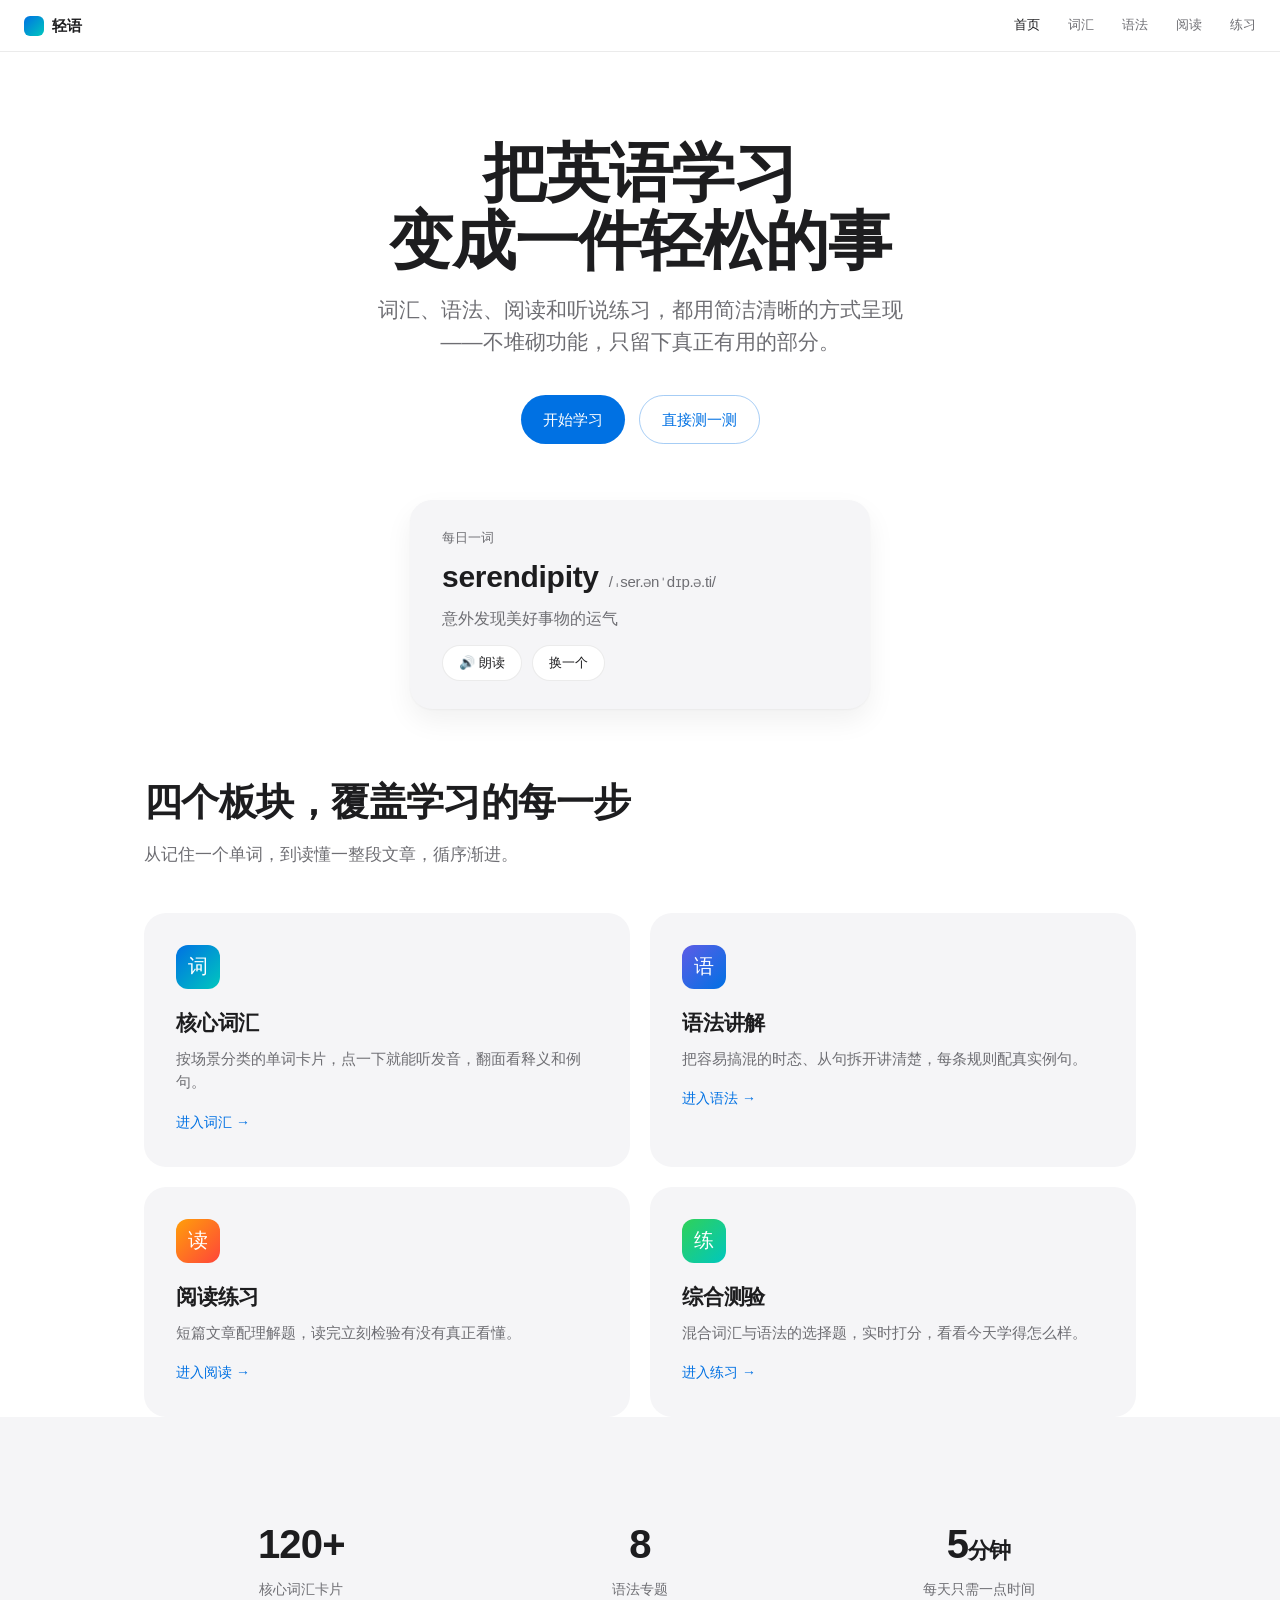
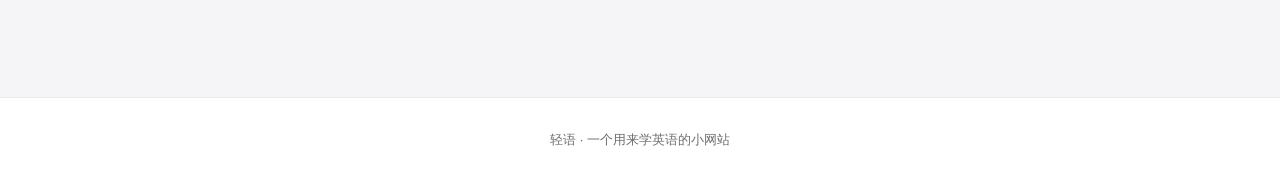
<file: index.html>
<!DOCTYPE html>
<html lang="zh-CN">
<head>
<meta charset="UTF-8" />
<meta name="viewport" content="width=device-width, initial-scale=1.0" />
<title>轻语 · 像用 iPhone 一样学英语</title>
<link rel="stylesheet" href="style.css" />
</head>
<body>

<nav class="nav">
  <a class="nav__brand" href="index.html"><span class="nav__mark"></span>轻语</a>
  <div class="nav__links">
    <a href="index.html" aria-current="page">首页</a>
    <a href="vocabulary.html">词汇</a>
    <a href="grammar.html">语法</a>
    <a href="reading.html">阅读</a>
    <a href="practice.html">练习</a>
  </div>
  <button class="nav__toggle" aria-label="打开菜单">☰</button>
</nav>

<header class="hero wrap">
  <h1 class="display">把英语学习<br />变成一件轻松的事</h1>
  <p class="lede">词汇、语法、阅读和听说练习，都用简洁清晰的方式呈现——不堆砌功能，只留下真正有用的部分。</p>
  <div class="btn-row">
    <a class="btn btn--primary" href="vocabulary.html">开始学习</a>
    <a class="btn btn--ghost" href="practice.html">直接测一测</a>
  </div>

  <div class="wod" id="wod">
    <p class="wod__label">每日一词</p>
    <div class="wod__word">
      <span id="wodWord">serendipity</span>
      <span class="wod__phonetic" id="wodPhon">/ˌser.ənˈdɪp.ə.ti/</span>
    </div>
    <p class="wod__cn" id="wodCn">意外发现美好事物的运气</p>
    <div class="wod__actions">
      <button class="icon-btn" onclick="speak(document.getElementById('wodWord').textContent)">🔊 朗读</button>
      <button class="icon-btn" id="wodNext">换一个</button>
    </div>
  </div>
</header>

<section class="wrap">
  <div class="section-head">
    <h2>四个板块，覆盖学习的每一步</h2>
    <p>从记住一个单词，到读懂一整段文章，循序渐进。</p>
  </div>
  <div class="grid">
    <div class="card">
      <div class="card__glyph" style="background:linear-gradient(135deg,#0071e3,#00c7be);">词</div>
      <h3>核心词汇</h3>
      <p>按场景分类的单词卡片，点一下就能听发音，翻面看释义和例句。</p>
      <a class="card__link" href="vocabulary.html">进入词汇 →</a>
    </div>
    <div class="card">
      <div class="card__glyph" style="background:linear-gradient(135deg,#5e5ce6,#0071e3);">语</div>
      <h3>语法讲解</h3>
      <p>把容易搞混的时态、从句拆开讲清楚，每条规则配真实例句。</p>
      <a class="card__link" href="grammar.html">进入语法 →</a>
    </div>
    <div class="card">
      <div class="card__glyph" style="background:linear-gradient(135deg,#ff9f0a,#ff453a);">读</div>
      <h3>阅读练习</h3>
      <p>短篇文章配理解题，读完立刻检验有没有真正看懂。</p>
      <a class="card__link" href="reading.html">进入阅读 →</a>
    </div>
    <div class="card">
      <div class="card__glyph" style="background:linear-gradient(135deg,#30d158,#00c7be);">练</div>
      <h3>综合测验</h3>
      <p>混合词汇与语法的选择题，实时打分，看看今天学得怎么样。</p>
      <a class="card__link" href="practice.html">进入练习 →</a>
    </div>
  </div>
</section>

<section class="bg-alt">
  <div class="wrap stats">
    <div>
      <div class="num">120+</div>
      <div class="label">核心词汇卡片</div>
    </div>
    <div>
      <div class="num">8</div>
      <div class="label">语法专题</div>
    </div>
    <div>
      <div class="num">5<span style="font-size:22px;">分钟</span></div>
      <div class="label">每天只需一点时间</div>
    </div>
  </div>
</section>

<footer>轻语 · 一个用来学英语的小网站</footer>

<script src="script.js"></script>
<script>
  const WORDS = [
    { w: "serendipity", p: "/ˌser.ənˈdɪp.ə.ti/", cn: "意外发现美好事物的运气" },
    { w: "resilient", p: "/rɪˈzɪl.i.ənt/", cn: "有韧性的，能很快恢复的" },
    { w: "curious", p: "/ˈkjʊr.i.əs/", cn: "好奇的，求知欲强的" },
    { w: "genuine", p: "/ˈdʒen.ju.ɪn/", cn: "真诚的，真实的" },
    { w: "ambitious", p: "/æmˈbɪʃ.əs/", cn: "有抱负的，雄心勃勃的" },
    { w: "vivid", p: "/ˈvɪv.ɪd/", cn: "生动的，鲜明的" },
    { w: "thoughtful", p: "/ˈθɔːt.fəl/", cn: "体贴的，深思熟虑的" },
    { w: "flourish", p: "/ˈflʌr.ɪʃ/", cn: "茁壮成长，繁荣" }
  ];
  let idx = 0;
  function renderWod() {
    document.getElementById("wodWord").textContent = WORDS[idx].w;
    document.getElementById("wodPhon").textContent = WORDS[idx].p;
    document.getElementById("wodCn").textContent = WORDS[idx].cn;
  }
  document.getElementById("wodNext").addEventListener("click", () => {
    idx = (idx + 1) % WORDS.length;
    renderWod();
  });
</script>
</body>
</html>
</file>
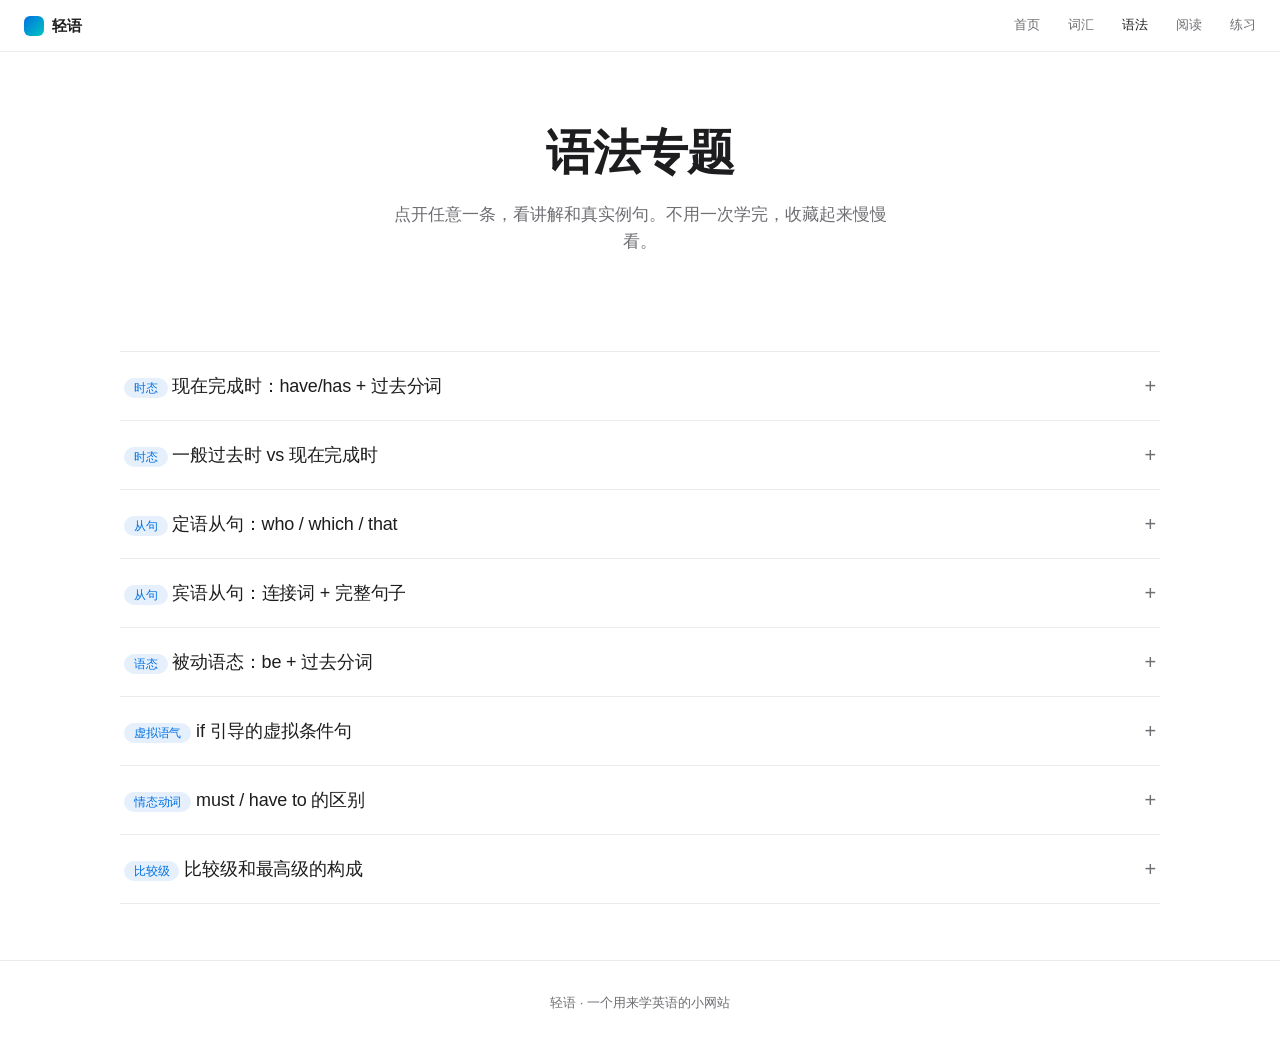
<file: grammar.html>
<!DOCTYPE html>
<html lang="zh-CN">
<head>
<meta charset="UTF-8" />
<meta name="viewport" content="width=device-width, initial-scale=1.0" />
<title>语法 · 轻语</title>
<link rel="stylesheet" href="style.css" />
</head>
<body>

<nav class="nav">
  <a class="nav__brand" href="index.html"><span class="nav__mark"></span>轻语</a>
  <div class="nav__links">
    <a href="index.html">首页</a>
    <a href="vocabulary.html">词汇</a>
    <a href="grammar.html" aria-current="page">语法</a>
    <a href="reading.html">阅读</a>
    <a href="practice.html">练习</a>
  </div>
  <button class="nav__toggle" aria-label="打开菜单">☰</button>
</nav>

<header class="page-head wrap">
  <h1>语法专题</h1>
  <p>点开任意一条，看讲解和真实例句。不用一次学完，收藏起来慢慢看。</p>
</header>

<section class="wrap tight">
  <div class="accordion" id="accordion"></div>
</section>

<footer>轻语 · 一个用来学英语的小网站</footer>

<script src="script.js"></script>
<script>
const TOPICS = [
  {
    tag: "时态",
    title: "现在完成时：have/has + 过去分词",
    body: "用来表示过去发生、但和现在有联系的动作——强调的是'现在的结果'，而不是'什么时候发生的'。",
    example: "I <b>have finished</b> my homework. （我作业写完了——现在的状态是'写完了'）"
  },
  {
    tag: "时态",
    title: "一般过去时 vs 现在完成时",
    body: "一般过去时说的是一件已经结束、和现在没关系的事，通常带明确的时间点；现在完成时则不强调具体时间，只强调对现在的影响。",
    example: "I <b>watched</b> that movie last night. / I <b>have watched</b> that movie three times."
  },
  {
    tag: "从句",
    title: "定语从句：who / which / that",
    body: "用来修饰前面的名词，相当于给名词加一个'小尾巴'解释。指人用 who，指物用 which，两者都可以用 that。",
    example: "The girl <b>who sits next to me</b> is my best friend."
  },
  {
    tag: "从句",
    title: "宾语从句：连接词 + 完整句子",
    body: "当一个句子作为动词的宾语时，就是宾语从句。陈述句用 that，特殊疑问句用疑问词，一般疑问句用 if/whether。",
    example: "I don't know <b>if he is coming</b> today."
  },
  {
    tag: "语态",
    title: "被动语态：be + 过去分词",
    body: "当我们更关心'发生了什么'而不是'谁做的'时，就用被动语态。主语是动作的承受者。",
    example: "The window <b>was broken</b> yesterday. （不知道或不想说是谁打破的）"
  },
  {
    tag: "虚拟语气",
    title: "if 引导的虚拟条件句",
    body: "表示与现在事实相反的假设时，if 从句用一般过去时，主句用 would + 动词原形。",
    example: "If I <b>had</b> more time, I <b>would learn</b> another language."
  },
  {
    tag: "情态动词",
    title: "must / have to 的区别",
    body: "must 常表示说话人自己认为有必要；have to 更强调客观规则或外部要求。否定形式意思差别很大：mustn't 是'禁止'，don't have to 是'不必'。",
    example: "You <b>must</b> be quiet in the library. / You <b>don't have to</b> bring your own pen."
  },
  {
    tag: "比较级",
    title: "比较级和最高级的构成",
    body: "单音节词一般加 -er/-est；多音节词用 more/most；不规则变化要单独记，比如 good→better→best。",
    example: "This book is <b>more interesting</b> than that one."
  }
];

const acc = document.getElementById("accordion");
acc.innerHTML = TOPICS.map(
  (t, i) => `
  <div class="acc-item" data-i="${i}">
    <button class="acc-trigger" aria-expanded="false">
      <span><span class="tag">${t.tag}</span> ${t.title}</span>
      <span class="plus">+</span>
    </button>
    <div class="acc-panel">
      <div class="acc-panel__inner">
        <p>${t.body}</p>
        <div class="ex">${t.example}</div>
      </div>
    </div>
  </div>`
).join("");

acc.querySelectorAll(".acc-item").forEach((item) => {
  const trigger = item.querySelector(".acc-trigger");
  const panel = item.querySelector(".acc-panel");
  trigger.addEventListener("click", () => {
    const isOpen = item.classList.contains("is-open");
    // close all
    acc.querySelectorAll(".acc-item").forEach((other) => {
      other.classList.remove("is-open");
      other.querySelector(".acc-panel").style.maxHeight = null;
      other.querySelector(".acc-trigger").setAttribute("aria-expanded", "false");
    });
    if (!isOpen) {
      item.classList.add("is-open");
      panel.style.maxHeight = panel.scrollHeight + "px";
      trigger.setAttribute("aria-expanded", "true");
    }
  });
});
</script>
</body>
</html>
</file>
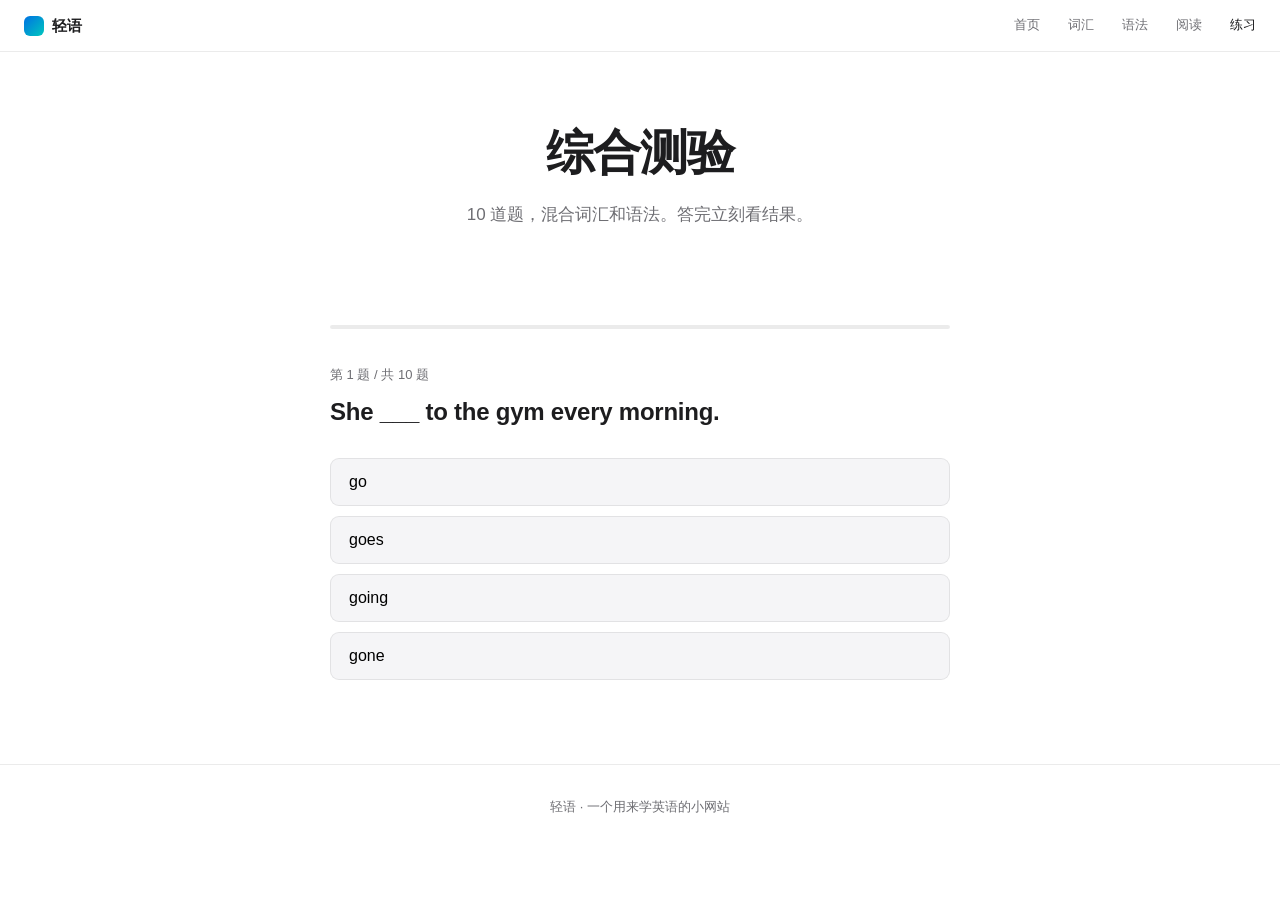
<file: practice.html>
<!DOCTYPE html>
<html lang="zh-CN">
<head>
<meta charset="UTF-8" />
<meta name="viewport" content="width=device-width, initial-scale=1.0" />
<title>练习 · 轻语</title>
<link rel="stylesheet" href="style.css" />
</head>
<body>

<nav class="nav">
  <a class="nav__brand" href="index.html"><span class="nav__mark"></span>轻语</a>
  <div class="nav__links">
    <a href="index.html">首页</a>
    <a href="vocabulary.html">词汇</a>
    <a href="grammar.html">语法</a>
    <a href="reading.html">阅读</a>
    <a href="practice.html" aria-current="page">练习</a>
  </div>
  <button class="nav__toggle" aria-label="打开菜单">☰</button>
</nav>

<header class="page-head wrap">
  <h1>综合测验</h1>
  <p>10 道题，混合词汇和语法。答完立刻看结果。</p>
</header>

<section class="wrap tight">
  <div class="quiz-shell">
    <div class="quiz-progress"><div class="quiz-progress__bar" id="progressBar"></div></div>
    <div id="quizBody"></div>
    <div id="quizResult" class="quiz-result hidden">
      <div class="score" id="scoreNum">0/10</div>
      <p id="scoreMsg"></p>
      <button class="btn btn--primary" id="retryBtn">再来一次</button>
    </div>
  </div>
</section>

<footer>轻语 · 一个用来学英语的小网站</footer>

<script src="script.js"></script>
<script>
const QUESTIONS = [
  { q: "She ___ to the gym every morning.", options: ["go", "goes", "going", "gone"], correct: 1 },
  { q: "I have lived here ___ five years.", options: ["since", "for", "at", "from"], correct: 1 },
  { q: "选出与 “curious” 意思最接近的词", options: ["bored", "inquisitive", "tired", "angry"], correct: 1 },
  { q: "The letter ___ by my sister yesterday.", options: ["wrote", "was written", "writes", "is writing"], correct: 1 },
  { q: "“accommodation” 最可能出现在哪个话题中？", options: ["旅行住宿", "编程", "运动比赛", "烹饪"], correct: 0 },
  { q: "If I ___ more time, I would travel more.", options: ["have", "had", "will have", "having"], correct: 1 },
  { q: "选出 “assignment” 的正确中文意思", options: ["假期", "作业/任务", "教室", "考试成绩"], correct: 1 },
  { q: "This phone is ___ than my old one.", options: ["more good", "gooder", "better", "best"], correct: 2 },
  { q: "The girl ___ is sitting there is my cousin.", options: ["who", "which", "whose", "whom"], correct: 0 },
  { q: "“bandwidth” 通常和哪个话题有关？", options: ["网络/科技", "旅行", "家务", "语法"], correct: 0 }
];

let current = 0;
let score = 0;
const total = QUESTIONS.length;

const body = document.getElementById("quizBody");
const progressBar = document.getElementById("progressBar");
const resultEl = document.getElementById("quizResult");

function renderQuestion() {
  const item = QUESTIONS[current];
  progressBar.style.width = `${(current / total) * 100}%`;
  body.innerHTML = `
    <div class="quiz-counter">第 ${current + 1} 题 / 共 ${total} 题</div>
    <div class="quiz-question">${item.q}</div>
    <div class="quiz-options">
      ${item.options.map((opt, i) => `<button class="quiz-option" data-i="${i}">${opt}</button>`).join("")}
    </div>
  `;
  body.querySelectorAll(".quiz-option").forEach((btn) => {
    btn.addEventListener("click", () => onAnswer(+btn.dataset.i));
  });
}

function onAnswer(i) {
  const item = QUESTIONS[current];
  const buttons = body.querySelectorAll(".quiz-option");
  buttons.forEach((b) => (b.disabled = true));
  buttons[item.correct].classList.add("correct");
  if (i !== item.correct) buttons[i].classList.add("wrong");
  else score++;

  setTimeout(() => {
    current++;
    if (current < total) {
      renderQuestion();
    } else {
      progressBar.style.width = "100%";
      showResult();
    }
  }, 700);
}

function showResult() {
  body.classList.add("hidden");
  resultEl.classList.remove("hidden");
  document.getElementById("scoreNum").textContent = `${score}/${total}`;
  const ratio = score / total;
  let msg = "继续保持，多做几组会更熟练。";
  if (ratio === 1) msg = "全部答对，非常棒！";
  else if (ratio >= 0.7) msg = "很不错，再巩固一下就更稳了。";
  document.getElementById("scoreMsg").textContent = msg;
}

document.getElementById("retryBtn").addEventListener("click", () => {
  current = 0;
  score = 0;
  resultEl.classList.add("hidden");
  body.classList.remove("hidden");
  renderQuestion();
});

renderQuestion();
</script>
</body>
</html>
</file>
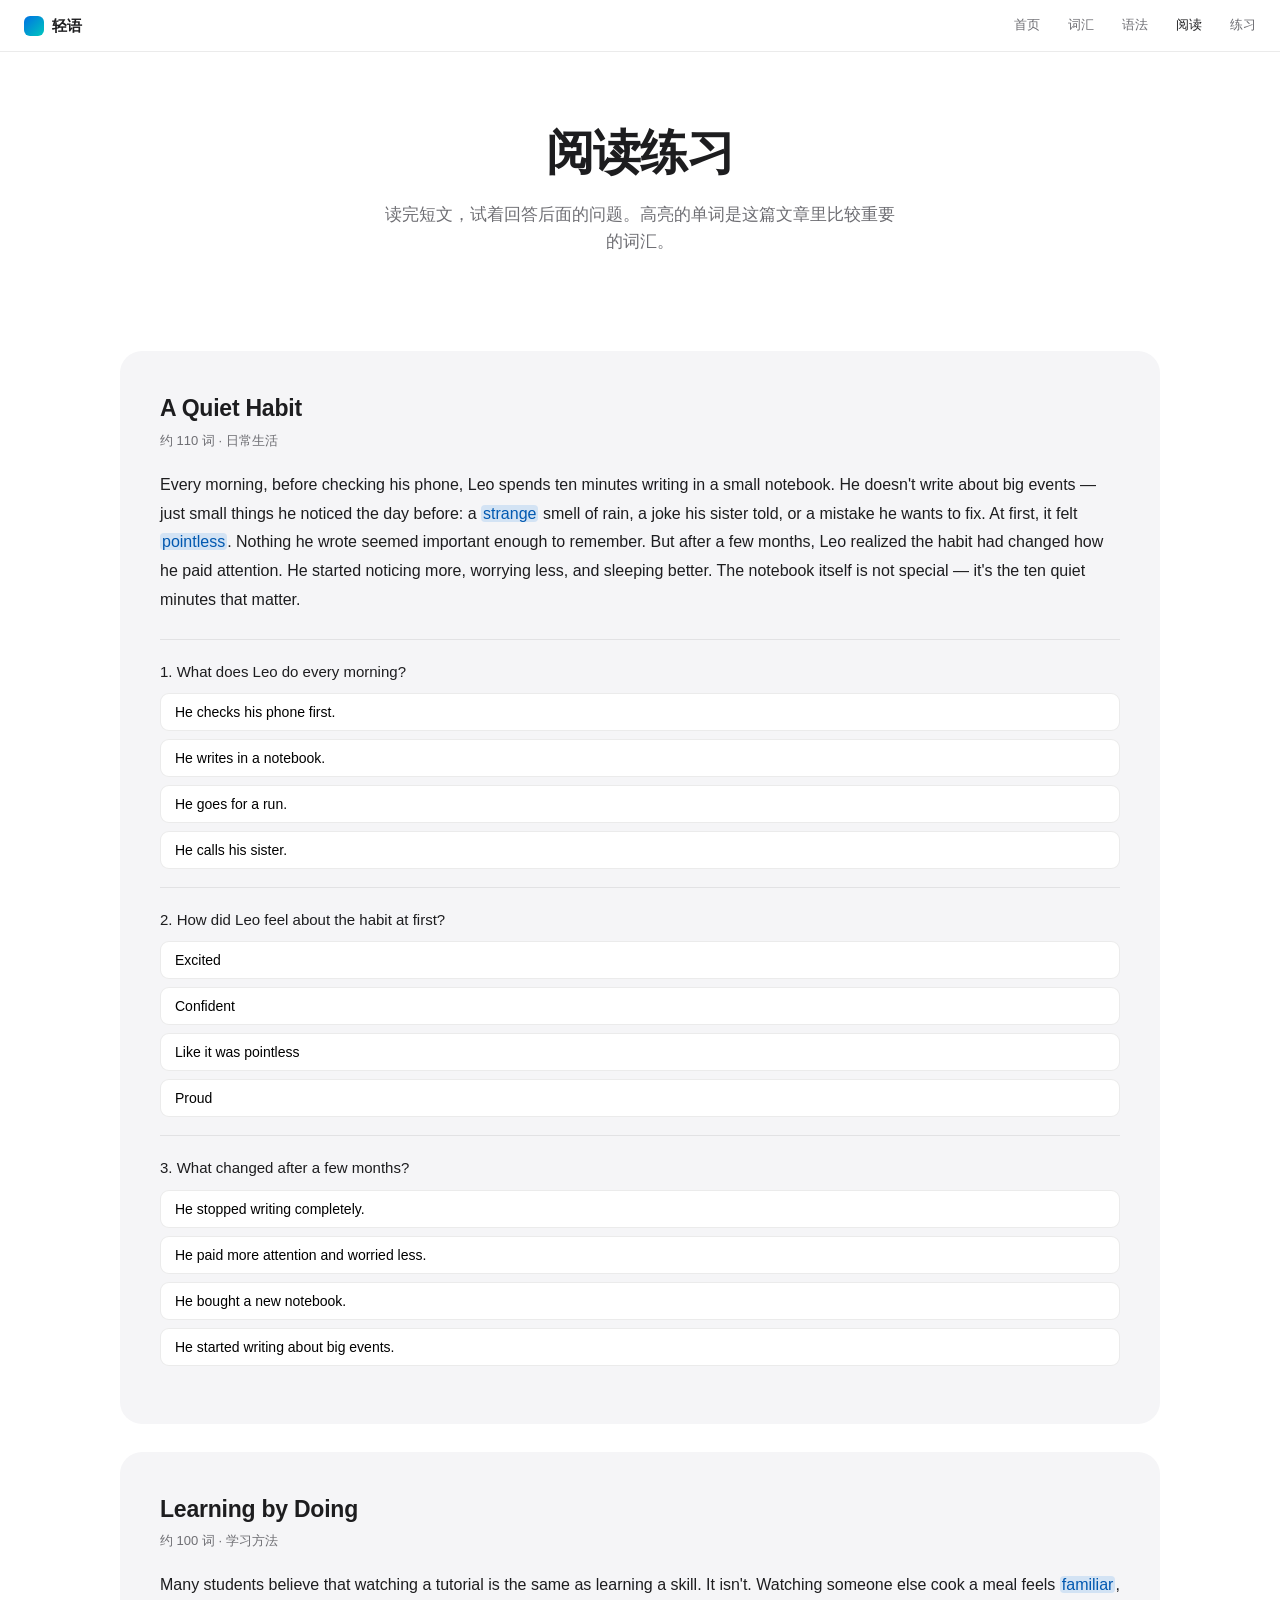
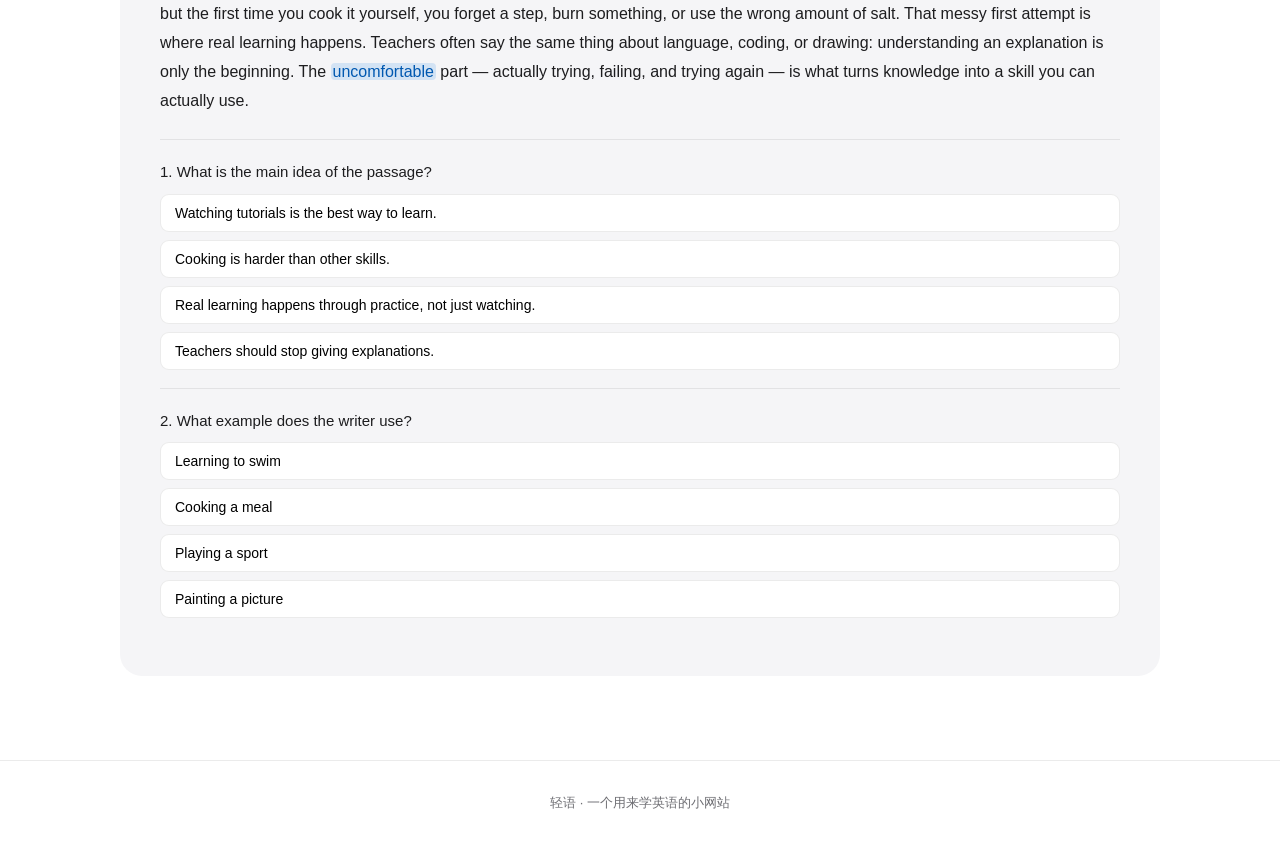
<file: reading.html>
<!DOCTYPE html>
<html lang="zh-CN">
<head>
<meta charset="UTF-8" />
<meta name="viewport" content="width=device-width, initial-scale=1.0" />
<title>阅读 · 轻语</title>
<link rel="stylesheet" href="style.css" />
</head>
<body>

<nav class="nav">
  <a class="nav__brand" href="index.html"><span class="nav__mark"></span>轻语</a>
  <div class="nav__links">
    <a href="index.html">首页</a>
    <a href="vocabulary.html">词汇</a>
    <a href="grammar.html">语法</a>
    <a href="reading.html" aria-current="page">阅读</a>
    <a href="practice.html">练习</a>
  </div>
  <button class="nav__toggle" aria-label="打开菜单">☰</button>
</nav>

<header class="page-head wrap">
  <h1>阅读练习</h1>
  <p>读完短文，试着回答后面的问题。高亮的单词是这篇文章里比较重要的词汇。</p>
</header>

<section class="wrap tight" id="passages"></section>

<footer>轻语 · 一个用来学英语的小网站</footer>

<script src="script.js"></script>
<script>
const PASSAGES = [
  {
    title: "A Quiet Habit",
    meta: "约 110 词 · 日常生活",
    passage: `Every morning, before checking his phone, Leo spends ten minutes writing in a small notebook. He doesn't write about big events — just small things he noticed the day before: a <mark>strange</mark> smell of rain, a joke his sister told, or a mistake he wants to fix. At first, it felt <mark>pointless</mark>. Nothing he wrote seemed important enough to remember. But after a few months, Leo realized the habit had changed how he paid attention. He started noticing more, worrying less, and sleeping better. The notebook itself is not special — it's the ten quiet minutes that matter.`,
    questions: [
      {
        q: "What does Leo do every morning?",
        options: ["He checks his phone first.", "He writes in a notebook.", "He goes for a run.", "He calls his sister."],
        correct: 1
      },
      {
        q: "How did Leo feel about the habit at first?",
        options: ["Excited", "Confident", "Like it was pointless", "Proud"],
        correct: 2
      },
      {
        q: "What changed after a few months?",
        options: [
          "He stopped writing completely.",
          "He paid more attention and worried less.",
          "He bought a new notebook.",
          "He started writing about big events."
        ],
        correct: 1
      }
    ]
  },
  {
    title: "Learning by Doing",
    meta: "约 100 词 · 学习方法",
    passage: `Many students believe that watching a tutorial is the same as learning a skill. It isn't. Watching someone else cook a meal feels <mark>familiar</mark>, but the first time you cook it yourself, you forget a step, burn something, or use the wrong amount of salt. That messy first attempt is where real learning happens. Teachers often say the same thing about language, coding, or drawing: understanding an explanation is only the beginning. The <mark>uncomfortable</mark> part — actually trying, failing, and trying again — is what turns knowledge into a skill you can actually use.`,
    questions: [
      {
        q: "What is the main idea of the passage?",
        options: [
          "Watching tutorials is the best way to learn.",
          "Cooking is harder than other skills.",
          "Real learning happens through practice, not just watching.",
          "Teachers should stop giving explanations."
        ],
        correct: 2
      },
      {
        q: "What example does the writer use?",
        options: ["Learning to swim", "Cooking a meal", "Playing a sport", "Painting a picture"],
        correct: 1
      }
    ]
  }
];

const container = document.getElementById("passages");

container.innerHTML = PASSAGES.map(
  (p, pi) => `
  <div class="reading-card">
    <h3>${p.title}</h3>
    <div class="meta">${p.meta}</div>
    <div class="passage">${p.passage}</div>
    ${p.questions
      .map(
        (q, qi) => `
      <div class="q-block" style="margin-bottom:18px;">
        <div class="q">${qi + 1}. ${q.q}</div>
        <div class="q-options" data-pi="${pi}" data-qi="${qi}">
          ${q.options
            .map((opt, oi) => `<button class="q-option" data-oi="${oi}">${opt}</button>`)
            .join("")}
        </div>
      </div>`
      )
      .join("")}
  </div>`
).join("");

container.querySelectorAll(".q-options").forEach((block) => {
  const pi = +block.dataset.pi;
  const qi = +block.dataset.qi;
  const correctIdx = PASSAGES[pi].questions[qi].correct;
  block.querySelectorAll(".q-option").forEach((btn) => {
    btn.addEventListener("click", () => {
      if (block.dataset.answered) return;
      block.dataset.answered = "1";
      const oi = +btn.dataset.oi;
      block.querySelectorAll(".q-option").forEach((b, i) => {
        if (i === correctIdx) b.classList.add("correct");
        else if (i === oi) b.classList.add("wrong");
      });
    });
  });
});
</script>
</body>
</html>
</file>
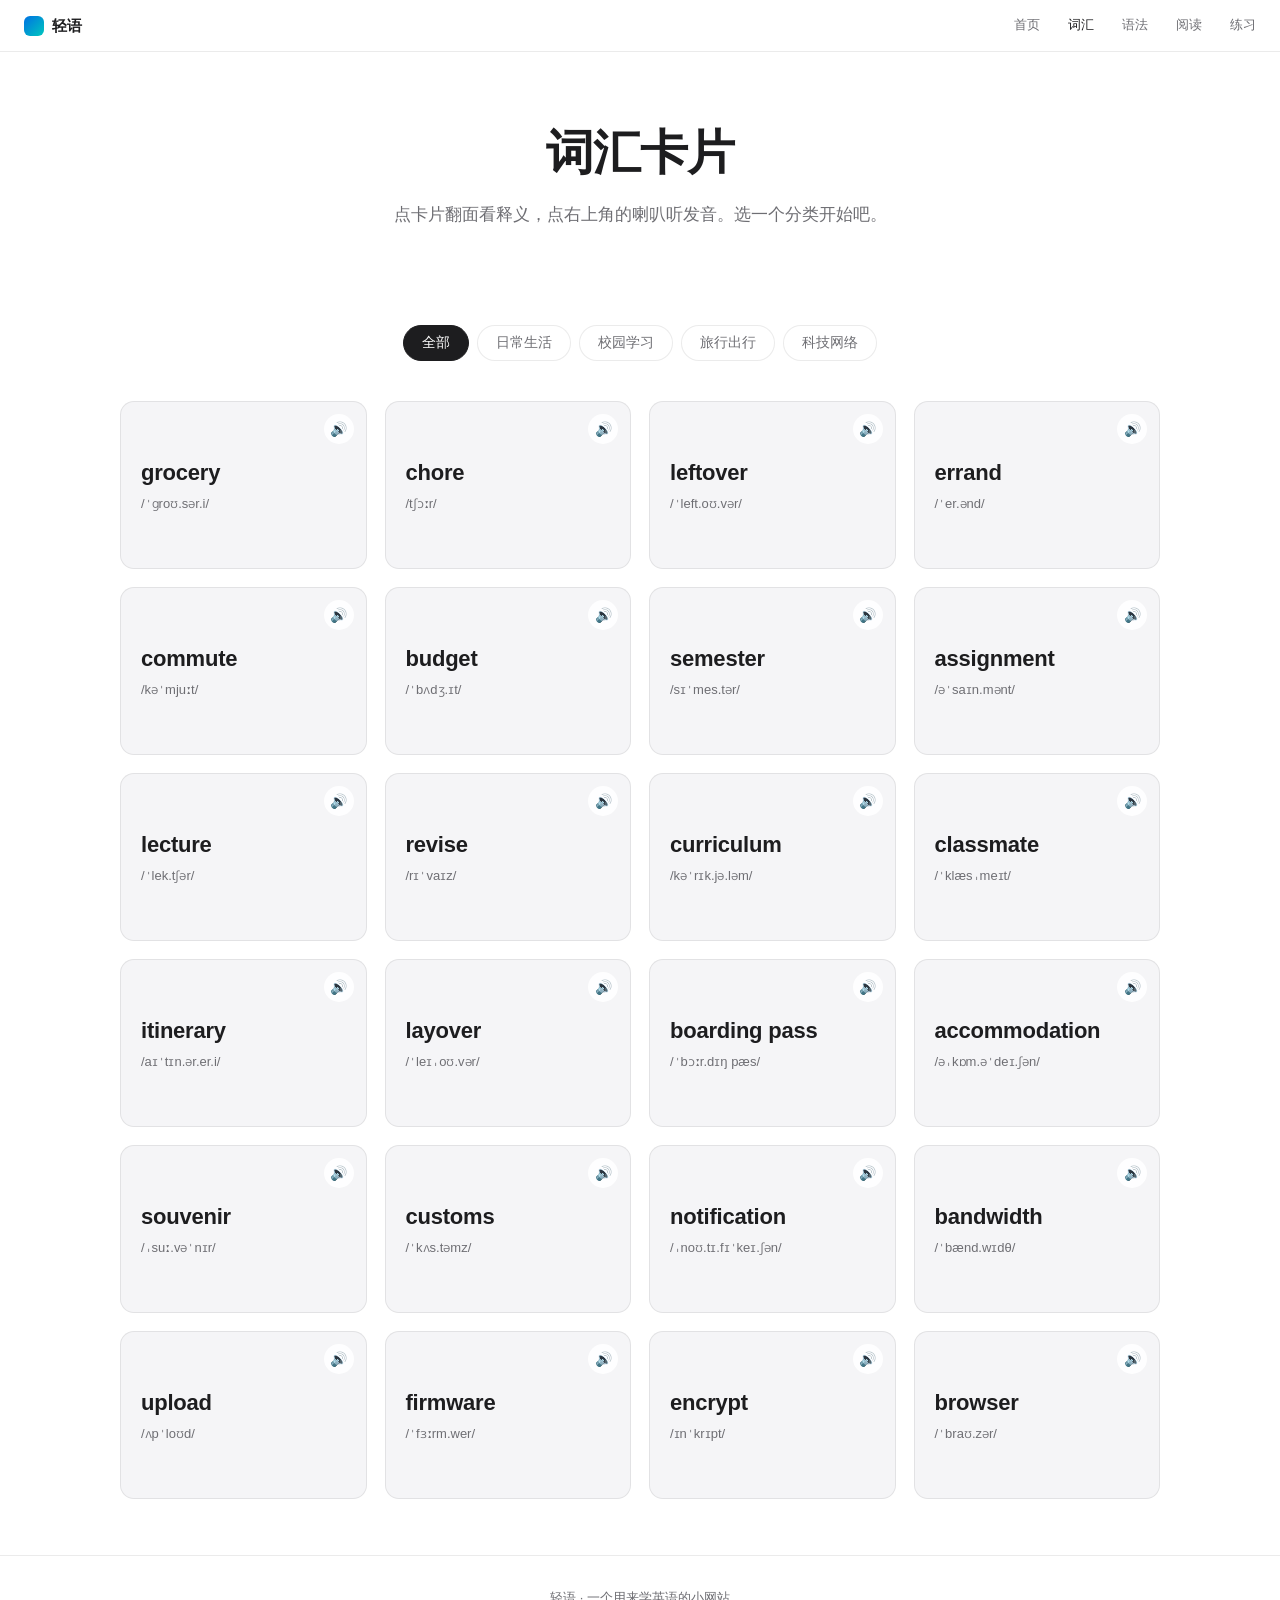
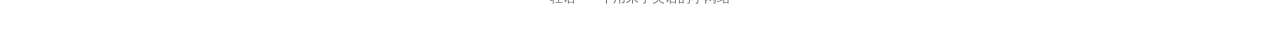
<file: vocabulary.html>
<!DOCTYPE html>
<html lang="zh-CN">
<head>
<meta charset="UTF-8" />
<meta name="viewport" content="width=device-width, initial-scale=1.0" />
<title>词汇 · 轻语</title>
<link rel="stylesheet" href="style.css" />
</head>
<body>

<nav class="nav">
  <a class="nav__brand" href="index.html"><span class="nav__mark"></span>轻语</a>
  <div class="nav__links">
    <a href="index.html">首页</a>
    <a href="vocabulary.html" aria-current="page">词汇</a>
    <a href="grammar.html">语法</a>
    <a href="reading.html">阅读</a>
    <a href="practice.html">练习</a>
  </div>
  <button class="nav__toggle" aria-label="打开菜单">☰</button>
</nav>

<header class="page-head wrap">
  <h1>词汇卡片</h1>
  <p>点卡片翻面看释义，点右上角的喇叭听发音。选一个分类开始吧。</p>
</header>

<section class="wrap tight">
  <div class="tabs" id="tabs"></div>
  <div class="flash-grid" id="flashGrid"></div>
</section>

<footer>轻语 · 一个用来学英语的小网站</footer>

<script src="script.js"></script>
<script>
const CATEGORIES = ["全部", "日常生活", "校园学习", "旅行出行", "科技网络"];

const WORDS = [
  { w: "grocery", p: "/ˈɡroʊ.sər.i/", cn: "杂货，食品", ex: "I need to buy some grocery items.", cat: "日常生活" },
  { w: "chore", p: "/tʃɔːr/", cn: "家务活", ex: "Doing chores every weekend is tiring.", cat: "日常生活" },
  { w: "leftover", p: "/ˈleft.oʊ.vər/", cn: "剩饭剩菜", ex: "We had leftovers for dinner.", cat: "日常生活" },
  { w: "errand", p: "/ˈer.ənd/", cn: "差事，跑腿", ex: "I have a few errands to run today.", cat: "日常生活" },
  { w: "commute", p: "/kəˈmjuːt/", cn: "通勤", ex: "My commute takes about 30 minutes.", cat: "日常生活" },
  { w: "budget", p: "/ˈbʌdʒ.ɪt/", cn: "预算", ex: "We need to stick to our budget.", cat: "日常生活" },
  { w: "semester", p: "/sɪˈmes.tər/", cn: "学期", ex: "This semester is really busy.", cat: "校园学习" },
  { w: "assignment", p: "/əˈsaɪn.mənt/", cn: "作业，任务", ex: "I finished my assignment last night.", cat: "校园学习" },
  { w: "lecture", p: "/ˈlek.tʃər/", cn: "讲座，讲课", ex: "The lecture on history was fascinating.", cat: "校园学习" },
  { w: "revise", p: "/rɪˈvaɪz/", cn: "复习，修改", ex: "I need to revise for my exam.", cat: "校园学习" },
  { w: "curriculum", p: "/kəˈrɪk.jə.ləm/", cn: "课程体系", ex: "The new curriculum includes more science.", cat: "校园学习" },
  { w: "classmate", p: "/ˈklæsˌmeɪt/", cn: "同班同学", ex: "My classmate helped me with math.", cat: "校园学习" },
  { w: "itinerary", p: "/aɪˈtɪn.ər.er.i/", cn: "行程安排", ex: "Here's our itinerary for the trip.", cat: "旅行出行" },
  { w: "layover", p: "/ˈleɪˌoʊ.vər/", cn: "中转停留", ex: "We have a two-hour layover in Tokyo.", cat: "旅行出行" },
  { w: "boarding pass", p: "/ˈbɔːr.dɪŋ pæs/", cn: "登机牌", ex: "Please have your boarding pass ready.", cat: "旅行出行" },
  { w: "accommodation", p: "/əˌkɒm.əˈdeɪ.ʃən/", cn: "住宿", ex: "We booked our accommodation online.", cat: "旅行出行" },
  { w: "souvenir", p: "/ˌsuː.vəˈnɪr/", cn: "纪念品", ex: "I bought a souvenir for my friend.", cat: "旅行出行" },
  { w: "customs", p: "/ˈkʌs.təmz/", cn: "海关", ex: "We went through customs quickly.", cat: "旅行出行" },
  { w: "notification", p: "/ˌnoʊ.tɪ.fɪˈkeɪ.ʃən/", cn: "通知，提醒", ex: "I turned off app notifications.", cat: "科技网络" },
  { w: "bandwidth", p: "/ˈbænd.wɪdθ/", cn: "带宽", ex: "Our internet bandwidth is limited.", cat: "科技网络" },
  { w: "upload", p: "/ʌpˈloʊd/", cn: "上传", ex: "I need to upload the file first.", cat: "科技网络" },
  { w: "firmware", p: "/ˈfɜːrm.wer/", cn: "固件", ex: "The device needs a firmware update.", cat: "科技网络" },
  { w: "encrypt", p: "/ɪnˈkrɪpt/", cn: "加密", ex: "The app encrypts your messages.", cat: "科技网络" },
  { w: "browser", p: "/ˈbraʊ.zər/", cn: "浏览器", ex: "Which browser do you usually use?", cat: "科技网络" }
];

const tabsEl = document.getElementById("tabs");
const gridEl = document.getElementById("flashGrid");
let active = "全部";

function renderTabs() {
  tabsEl.innerHTML = CATEGORIES.map(
    (c) => `<button class="tab ${c === active ? "is-active" : ""}" data-cat="${c}">${c}</button>`
  ).join("");
  tabsEl.querySelectorAll(".tab").forEach((btn) =>
    btn.addEventListener("click", () => {
      active = btn.dataset.cat;
      renderTabs();
      renderGrid();
    })
  );
}

function renderGrid() {
  const list = active === "全部" ? WORDS : WORDS.filter((w) => w.cat === active);
  gridEl.innerHTML = list
    .map(
      (item, i) => `
    <div class="flash" data-i="${i}">
      <div class="flash__inner">
        <div class="flash__face flash__front">
          <button class="flash__speak" aria-label="朗读 ${item.w}" data-word="${item.w}">🔊</button>
          <div class="flash__word">${item.w}</div>
          <div class="flash__phon">${item.p}</div>
        </div>
        <div class="flash__face flash__back">
          <div class="flash__cn">${item.cn}</div>
          <div class="flash__ex">${item.ex}</div>
        </div>
      </div>
    </div>`
    )
    .join("");

  gridEl.querySelectorAll(".flash").forEach((card) => {
    card.addEventListener("click", (e) => {
      if (e.target.closest(".flash__speak")) return;
      card.classList.toggle("is-flipped");
    });
  });

  gridEl.querySelectorAll(".flash__speak").forEach((btn) => {
    btn.addEventListener("click", (e) => {
      e.stopPropagation();
      speak(btn.dataset.word);
    });
  });
}

renderTabs();
renderGrid();
</script>
</body>
</html>
</file>
<file: style.css>
:root {
  --bg: #ffffff;
  --bg-alt: #f5f5f7;
  --ink: #1d1d1f;
  --ink-soft: #6e6e73;
  --line: rgba(0, 0, 0, 0.08);
  --blue: #0071e3;
  --blue-deep: #0058b0;
  --teal: #00c7be;
  --green: #30d158;
  --coral: #ff453a;
  --radius-lg: 22px;
  --radius-md: 14px;
  --radius-sm: 9px;
  --shadow: 0 1px 2px rgba(0, 0, 0, 0.04), 0 12px 28px rgba(0, 0, 0, 0.06);
  --ease: cubic-bezier(0.22, 1, 0.36, 1);
}

* { box-sizing: border-box; }

html { scroll-behavior: smooth; }

body {
  margin: 0;
  background: var(--bg);
  color: var(--ink);
  font-family: -apple-system, BlinkMacSystemFont, "SF Pro Text", "PingFang SC",
    "Helvetica Neue", "Segoe UI", sans-serif;
  -webkit-font-smoothing: antialiased;
  line-height: 1.55;
}

a { color: inherit; text-decoration: none; }

img, svg { display: block; max-width: 100%; }

:focus-visible {
  outline: 2px solid var(--blue);
  outline-offset: 3px;
  border-radius: 6px;
}

/* ---------- Nav ---------- */
.nav {
  position: sticky;
  top: 0;
  z-index: 50;
  display: flex;
  align-items: center;
  justify-content: space-between;
  padding: 0 24px;
  height: 52px;
  background: rgba(255, 255, 255, 0.72);
  backdrop-filter: saturate(180%) blur(20px);
  -webkit-backdrop-filter: saturate(180%) blur(20px);
  border-bottom: 1px solid var(--line);
}

.nav__brand {
  font-size: 15px;
  font-weight: 600;
  letter-spacing: -0.01em;
  display: flex;
  align-items: center;
  gap: 8px;
}

.nav__mark {
  width: 20px;
  height: 20px;
  border-radius: 6px;
  background: linear-gradient(135deg, var(--blue), var(--teal));
}

.nav__links {
  display: flex;
  gap: 28px;
  font-size: 13px;
  color: var(--ink-soft);
}

.nav__links a { transition: color 0.2s var(--ease); }
.nav__links a:hover, .nav__links a[aria-current="page"] { color: var(--ink); }

.nav__toggle {
  display: none;
  background: none;
  border: none;
  font-size: 20px;
  color: var(--ink);
  cursor: pointer;
}

@media (max-width: 720px) {
  .nav__links {
    position: fixed;
    inset: 52px 0 auto 0;
    background: rgba(255, 255, 255, 0.96);
    backdrop-filter: blur(20px);
    flex-direction: column;
    gap: 0;
    padding: 8px 0;
    border-bottom: 1px solid var(--line);
    transform: translateY(-8px);
    opacity: 0;
    pointer-events: none;
    transition: all 0.25s var(--ease);
  }
  .nav__links.is-open {
    transform: translateY(0);
    opacity: 1;
    pointer-events: auto;
  }
  .nav__links a { padding: 12px 24px; font-size: 15px; }
  .nav__toggle { display: block; }
}

/* ---------- Layout ---------- */
.wrap {
  max-width: 1040px;
  margin: 0 auto;
  padding: 0 24px;
}

section { padding: 96px 0; }
section.tight { padding: 56px 0; }
.bg-alt { background: var(--bg-alt); }

/* ---------- Hero ---------- */
.hero {
  padding: 88px 0 64px;
  text-align: center;
}

.eyebrow-free {}

h1.display {
  font-size: clamp(38px, 6vw, 64px);
  font-weight: 600;
  letter-spacing: -0.02em;
  line-height: 1.06;
  margin: 0 0 18px;
}

.hero p.lede {
  font-size: clamp(17px, 2vw, 21px);
  color: var(--ink-soft);
  max-width: 560px;
  margin: 0 auto 36px;
}

.btn {
  display: inline-flex;
  align-items: center;
  gap: 6px;
  padding: 12px 22px;
  border-radius: 980px;
  font-size: 15px;
  font-weight: 500;
  border: none;
  cursor: pointer;
  transition: transform 0.15s var(--ease), background 0.15s var(--ease);
}

.btn:active { transform: scale(0.97); }

.btn--primary { background: var(--blue); color: #fff; }
.btn--primary:hover { background: var(--blue-deep); }

.btn--ghost {
  background: transparent;
  color: var(--blue);
  border: 1px solid rgba(0, 113, 227, 0.35);
}
.btn--ghost:hover { background: rgba(0, 113, 227, 0.08); }

.btn-row {
  display: flex;
  gap: 14px;
  justify-content: center;
  flex-wrap: wrap;
}

/* ---------- Word of the day live card ---------- */
.wod {
  margin: 56px auto 0;
  max-width: 460px;
  background: var(--bg-alt);
  border-radius: var(--radius-lg);
  padding: 28px 32px;
  box-shadow: var(--shadow);
  text-align: left;
  position: relative;
  overflow: hidden;
}

.wod__label { font-size: 13px; color: var(--ink-soft); margin: 0 0 6px; }

.wod__word {
  font-size: 30px;
  font-weight: 600;
  letter-spacing: -0.01em;
  display: flex;
  align-items: baseline;
  gap: 10px;
}

.wod__phonetic { font-size: 15px; color: var(--ink-soft); font-weight: 400; }

.wod__cn { color: var(--ink-soft); margin: 6px 0 14px; font-size: 16px; }

.wod__actions { display: flex; gap: 10px; }

.icon-btn {
  border: 1px solid var(--line);
  background: #fff;
  border-radius: 980px;
  padding: 8px 16px;
  font-size: 13px;
  cursor: pointer;
  color: var(--ink);
  transition: background 0.15s var(--ease);
}
.icon-btn:hover { background: var(--bg-alt); }

/* ---------- Section headings ---------- */
.section-head { max-width: 620px; margin-bottom: 44px; }
.section-head h2 {
  font-size: clamp(28px, 4vw, 38px);
  font-weight: 600;
  letter-spacing: -0.015em;
  margin: 0 0 10px;
}
.section-head p { color: var(--ink-soft); font-size: 17px; margin: 0; }

/* ---------- Cards grid ---------- */
.grid {
  display: grid;
  grid-template-columns: repeat(2, 1fr);
  gap: 20px;
}
@media (max-width: 720px) { .grid { grid-template-columns: 1fr; } }

.card {
  background: var(--bg-alt);
  border-radius: var(--radius-lg);
  padding: 32px;
  transition: transform 0.25s var(--ease), box-shadow 0.25s var(--ease);
}
.card:hover { transform: translateY(-3px); box-shadow: var(--shadow); }

.card__glyph {
  width: 44px;
  height: 44px;
  border-radius: 12px;
  display: flex;
  align-items: center;
  justify-content: center;
  font-size: 20px;
  margin-bottom: 18px;
  color: #fff;
}

.card h3 { font-size: 21px; font-weight: 600; margin: 0 0 8px; letter-spacing: -0.01em; }
.card p { color: var(--ink-soft); font-size: 15px; margin: 0 0 16px; }
.card a.card__link { font-size: 14px; color: var(--blue); font-weight: 500; }
.card a.card__link:hover { text-decoration: underline; }

/* ---------- Stats row ---------- */
.stats {
  display: grid;
  grid-template-columns: repeat(3, 1fr);
  gap: 24px;
  text-align: center;
}
.stats .num { font-size: 40px; font-weight: 600; letter-spacing: -0.02em; }
.stats .label { color: var(--ink-soft); font-size: 14px; margin-top: 4px; }
@media (max-width: 640px) { .stats { grid-template-columns: 1fr; gap: 32px; } }

/* ---------- Footer ---------- */
footer {
  border-top: 1px solid var(--line);
  padding: 32px 0;
  font-size: 13px;
  color: var(--ink-soft);
  text-align: center;
}

/* ---------- Page header (non-home pages) ---------- */
.page-head { padding: 64px 0 40px; text-align: center; }
.page-head h1 {
  font-size: clamp(32px, 5vw, 48px);
  font-weight: 600;
  letter-spacing: -0.02em;
  margin: 0 0 12px;
}
.page-head p { color: var(--ink-soft); font-size: 17px; max-width: 520px; margin: 0 auto; }

/* ---------- Tabs (category filters) ---------- */
.tabs {
  display: flex;
  gap: 8px;
  flex-wrap: wrap;
  justify-content: center;
  margin-bottom: 40px;
}
.tab {
  border: 1px solid var(--line);
  background: #fff;
  padding: 8px 18px;
  border-radius: 980px;
  font-size: 14px;
  cursor: pointer;
  color: var(--ink-soft);
  transition: all 0.15s var(--ease);
}
.tab.is-active { background: var(--ink); color: #fff; border-color: var(--ink); }

/* ---------- Flashcards ---------- */
.flash-grid {
  display: grid;
  grid-template-columns: repeat(auto-fill, minmax(230px, 1fr));
  gap: 18px;
}

.flash {
  perspective: 1200px;
  height: 168px;
}

.flash__inner {
  position: relative;
  width: 100%;
  height: 100%;
  transition: transform 0.5s var(--ease);
  transform-style: preserve-3d;
}

.flash.is-flipped .flash__inner { transform: rotateY(180deg); }

.flash__face {
  position: absolute;
  inset: 0;
  backface-visibility: hidden;
  border-radius: var(--radius-md);
  padding: 20px;
  display: flex;
  flex-direction: column;
  justify-content: center;
  cursor: pointer;
}

.flash__front {
  background: var(--bg-alt);
  border: 1px solid var(--line);
}

.flash__back {
  background: var(--ink);
  color: #fff;
  transform: rotateY(180deg);
}

.flash__word { font-size: 22px; font-weight: 600; letter-spacing: -0.01em; }
.flash__phon { font-size: 13px; color: var(--ink-soft); margin-top: 4px; }
.flash__cn { font-size: 18px; font-weight: 500; }
.flash__ex { font-size: 13px; color: rgba(255,255,255,0.75); margin-top: 8px; line-height: 1.5; }

.flash__speak {
  position: absolute;
  top: 12px;
  right: 12px;
  background: rgba(255,255,255,0.9);
  border: none;
  width: 30px;
  height: 30px;
  border-radius: 50%;
  cursor: pointer;
  font-size: 14px;
  display: flex;
  align-items: center;
  justify-content: center;
}
.flash__speak:hover { background: #fff; }

/* ---------- Accordion (grammar) ---------- */
.accordion { border-top: 1px solid var(--line); }
.acc-item { border-bottom: 1px solid var(--line); }
.acc-trigger {
  width: 100%;
  background: none;
  border: none;
  text-align: left;
  padding: 22px 4px;
  display: flex;
  align-items: center;
  justify-content: space-between;
  gap: 16px;
  cursor: pointer;
  font-size: 18px;
  font-weight: 500;
  letter-spacing: -0.01em;
  color: var(--ink);
}
.acc-trigger .tag {
  font-size: 12px;
  font-weight: 500;
  color: var(--blue);
  background: rgba(0,113,227,0.1);
  padding: 3px 10px;
  border-radius: 980px;
  flex-shrink: 0;
}
.acc-trigger .plus {
  font-size: 20px;
  color: var(--ink-soft);
  transition: transform 0.25s var(--ease);
  flex-shrink: 0;
}
.acc-item.is-open .plus { transform: rotate(45deg); }

.acc-panel {
  max-height: 0;
  overflow: hidden;
  transition: max-height 0.35s var(--ease);
}
.acc-panel__inner { padding: 0 4px 26px; color: var(--ink-soft); font-size: 15px; }
.acc-panel__inner p { margin: 0 0 12px; }
.acc-panel__inner .ex {
  background: var(--bg-alt);
  border-radius: var(--radius-sm);
  padding: 12px 16px;
  font-size: 14px;
  color: var(--ink);
  margin-top: 10px;
}
.acc-panel__inner .ex b { color: var(--blue); }

/* ---------- Reading ---------- */
.reading-card {
  background: var(--bg-alt);
  border-radius: var(--radius-lg);
  padding: 40px;
  margin-bottom: 28px;
}
.reading-card h3 { font-size: 23px; font-weight: 600; margin: 0 0 4px; letter-spacing: -0.01em; }
.reading-card .meta { font-size: 13px; color: var(--ink-soft); margin-bottom: 20px; }
.reading-card .passage { font-size: 16px; line-height: 1.8; margin-bottom: 24px; }
.reading-card .passage mark {
  background: rgba(0,113,227,0.14);
  color: var(--blue-deep);
  border-radius: 4px;
  padding: 0 2px;
}
.q-block { border-top: 1px solid var(--line); padding-top: 20px; }
.q-block .q { font-size: 15px; font-weight: 500; margin-bottom: 10px; }
.q-options { display: flex; flex-direction: column; gap: 8px; margin-bottom: 8px; }
.q-option {
  text-align: left;
  border: 1px solid var(--line);
  background: #fff;
  border-radius: var(--radius-sm);
  padding: 10px 14px;
  font-size: 14px;
  cursor: pointer;
  transition: all 0.15s var(--ease);
}
.q-option:hover { border-color: var(--blue); }
.q-option.correct { background: rgba(48,209,88,0.12); border-color: var(--green); }
.q-option.wrong { background: rgba(255,69,58,0.1); border-color: var(--coral); }

/* ---------- Quiz ---------- */
.quiz-shell {
  max-width: 620px;
  margin: 0 auto;
}
.quiz-progress {
  height: 4px;
  background: var(--line);
  border-radius: 4px;
  overflow: hidden;
  margin-bottom: 36px;
}
.quiz-progress__bar {
  height: 100%;
  background: var(--blue);
  width: 0%;
  transition: width 0.35s var(--ease);
}
.quiz-counter { font-size: 13px; color: var(--ink-soft); margin-bottom: 8px; }
.quiz-question { font-size: 24px; font-weight: 600; letter-spacing: -0.01em; margin-bottom: 28px; }
.quiz-options { display: flex; flex-direction: column; gap: 10px; margin-bottom: 28px; }
.quiz-option {
  text-align: left;
  border: 1px solid var(--line);
  background: var(--bg-alt);
  border-radius: var(--radius-sm);
  padding: 14px 18px;
  font-size: 16px;
  cursor: pointer;
  transition: all 0.15s var(--ease);
}
.quiz-option:hover { border-color: var(--blue); }
.quiz-option.correct { background: rgba(48,209,88,0.14); border-color: var(--green); }
.quiz-option.wrong { background: rgba(255,69,58,0.1); border-color: var(--coral); }
.quiz-option[disabled] { cursor: default; }

.quiz-result {
  text-align: center;
  padding: 40px 0;
}
.quiz-result .score {
  font-size: 56px;
  font-weight: 600;
  letter-spacing: -0.02em;
  color: var(--blue);
}
.quiz-result p { color: var(--ink-soft); font-size: 16px; margin: 8px 0 28px; }

.hidden { display: none !important; }
</file>
